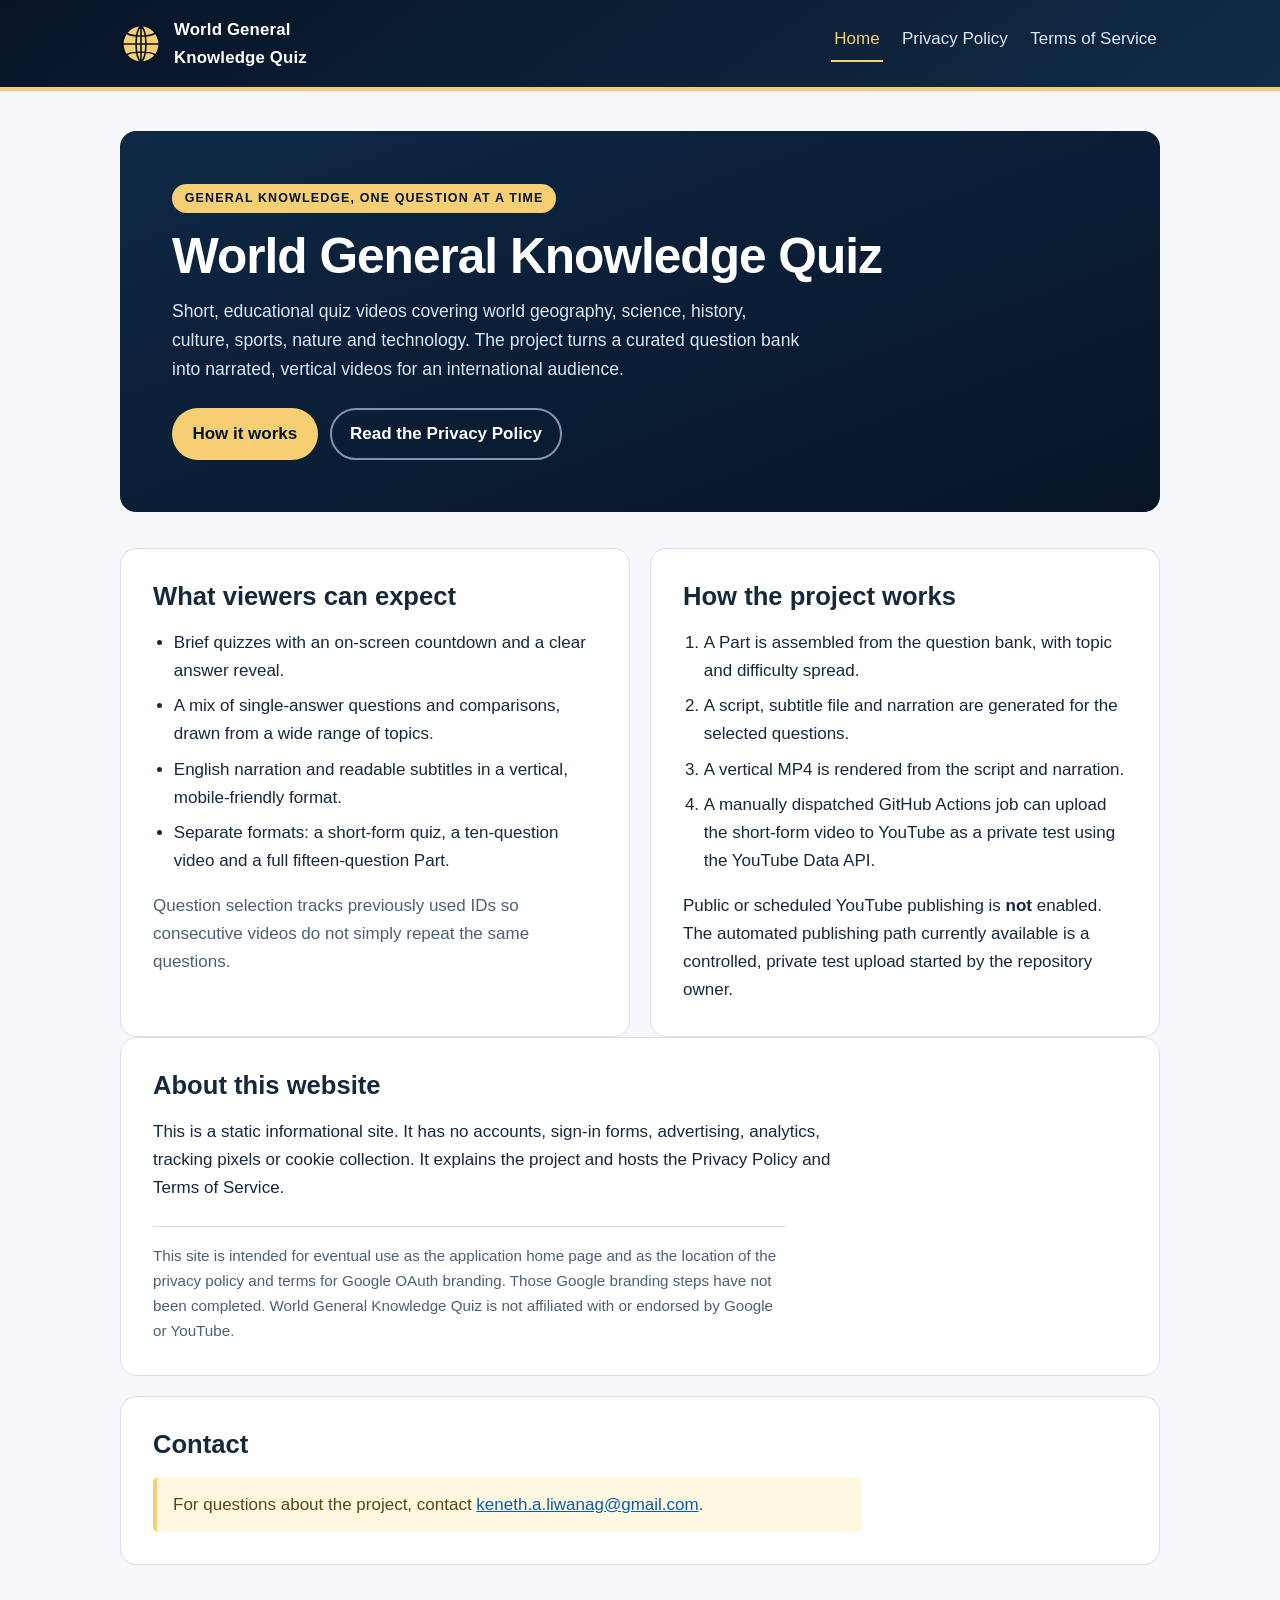
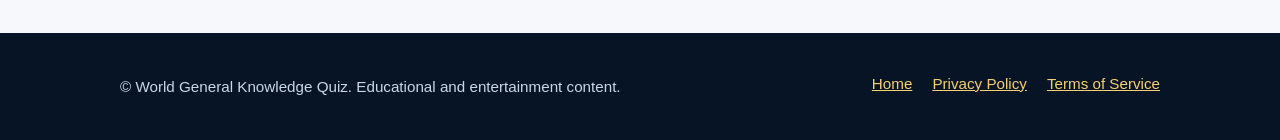
<file: website/index.html>
<!doctype html>
<html lang="en">
<head>
  <meta charset="utf-8">
  <meta name="viewport" content="width=device-width, initial-scale=1">
  <title>World General Knowledge Quiz — Home</title>
  <meta name="description" content="World General Knowledge Quiz creates short educational quiz videos about world geography, science, history, culture and more. Learn about the project and its publishing process.">
  <link rel="icon" href="assets/globe.svg" type="image/svg+xml">
  <link rel="stylesheet" href="assets/styles.css">
</head>
<body>
  <a class="skip-link" href="#main">Skip to main content</a>

  <header class="site-header">
    <div class="wrap header-inner">
      <a class="brand" href="index.html">
        <img src="assets/globe.svg" alt="" width="42" height="42">
        <span>World General Knowledge Quiz</span>
      </a>
      <nav class="site-nav" aria-label="Main navigation">
        <ul>
          <li><a href="index.html" aria-current="page">Home</a></li>
          <li><a href="privacy.html">Privacy Policy</a></li>
          <li><a href="terms.html">Terms of Service</a></li>
        </ul>
      </nav>
    </div>
  </header>

  <main id="main" class="wrap">
    <section class="hero">
      <span class="eyebrow">General knowledge, one question at a time</span>
      <h1>World General Knowledge Quiz</h1>
      <p>Short, educational quiz videos covering world geography, science, history, culture, sports, nature and technology. The project turns a curated question bank into narrated, vertical videos for an international audience.</p>
      <div class="actions">
        <a class="btn btn-primary" href="#how-it-works">How it works</a>
        <a class="btn btn-secondary" href="privacy.html">Read the Privacy Policy</a>
      </div>
    </section>

    <div class="grid">
      <section class="card">
        <h2>What viewers can expect</h2>
        <ul>
          <li>Brief quizzes with an on-screen countdown and a clear answer reveal.</li>
          <li>A mix of single-answer questions and comparisons, drawn from a wide range of topics.</li>
          <li>English narration and readable subtitles in a vertical, mobile-friendly format.</li>
          <li>Separate formats: a short-form quiz, a ten-question video and a full fifteen-question Part.</li>
        </ul>
        <p class="muted">Question selection tracks previously used IDs so consecutive videos do not simply repeat the same questions.</p>
      </section>

      <section class="card" id="how-it-works">
        <h2>How the project works</h2>
        <ol>
          <li>A Part is assembled from the question bank, with topic and difficulty spread.</li>
          <li>A script, subtitle file and narration are generated for the selected questions.</li>
          <li>A vertical MP4 is rendered from the script and narration.</li>
          <li>A manually dispatched GitHub Actions job can upload the short-form video to YouTube as a private test using the YouTube Data API.</li>
        </ol>
        <p>Public or scheduled YouTube publishing is <strong>not</strong> enabled. The automated publishing path currently available is a controlled, private test upload started by the repository owner.</p>
      </section>
    </div>

    <section class="card">
      <h2>About this website</h2>
      <p>This is a static informational site. It has no accounts, sign-in forms, advertising, analytics, tracking pixels or cookie collection. It explains the project and hosts the Privacy Policy and Terms of Service.</p>
      <p class="note">This site is intended for eventual use as the application home page and as the location of the privacy policy and terms for Google OAuth branding. Those Google branding steps have not been completed. World General Knowledge Quiz is not affiliated with or endorsed by Google or YouTube.</p>
    </section>

    <section class="card">
      <h2>Contact</h2>
      <p class="placeholder">For questions about the project, contact <a href="mailto:keneth.a.liwanag@gmail.com">keneth.a.liwanag@gmail.com</a>.</p>
    </section>
  </main>

  <footer class="site-footer">
    <div class="wrap footer-inner">
      <p>&copy; World General Knowledge Quiz. Educational and entertainment content.</p>
      <ul>
        <li><a href="index.html">Home</a></li>
        <li><a href="privacy.html">Privacy Policy</a></li>
        <li><a href="terms.html">Terms of Service</a></li>
      </ul>
    </div>
  </footer>
</body>
</html>
</file>
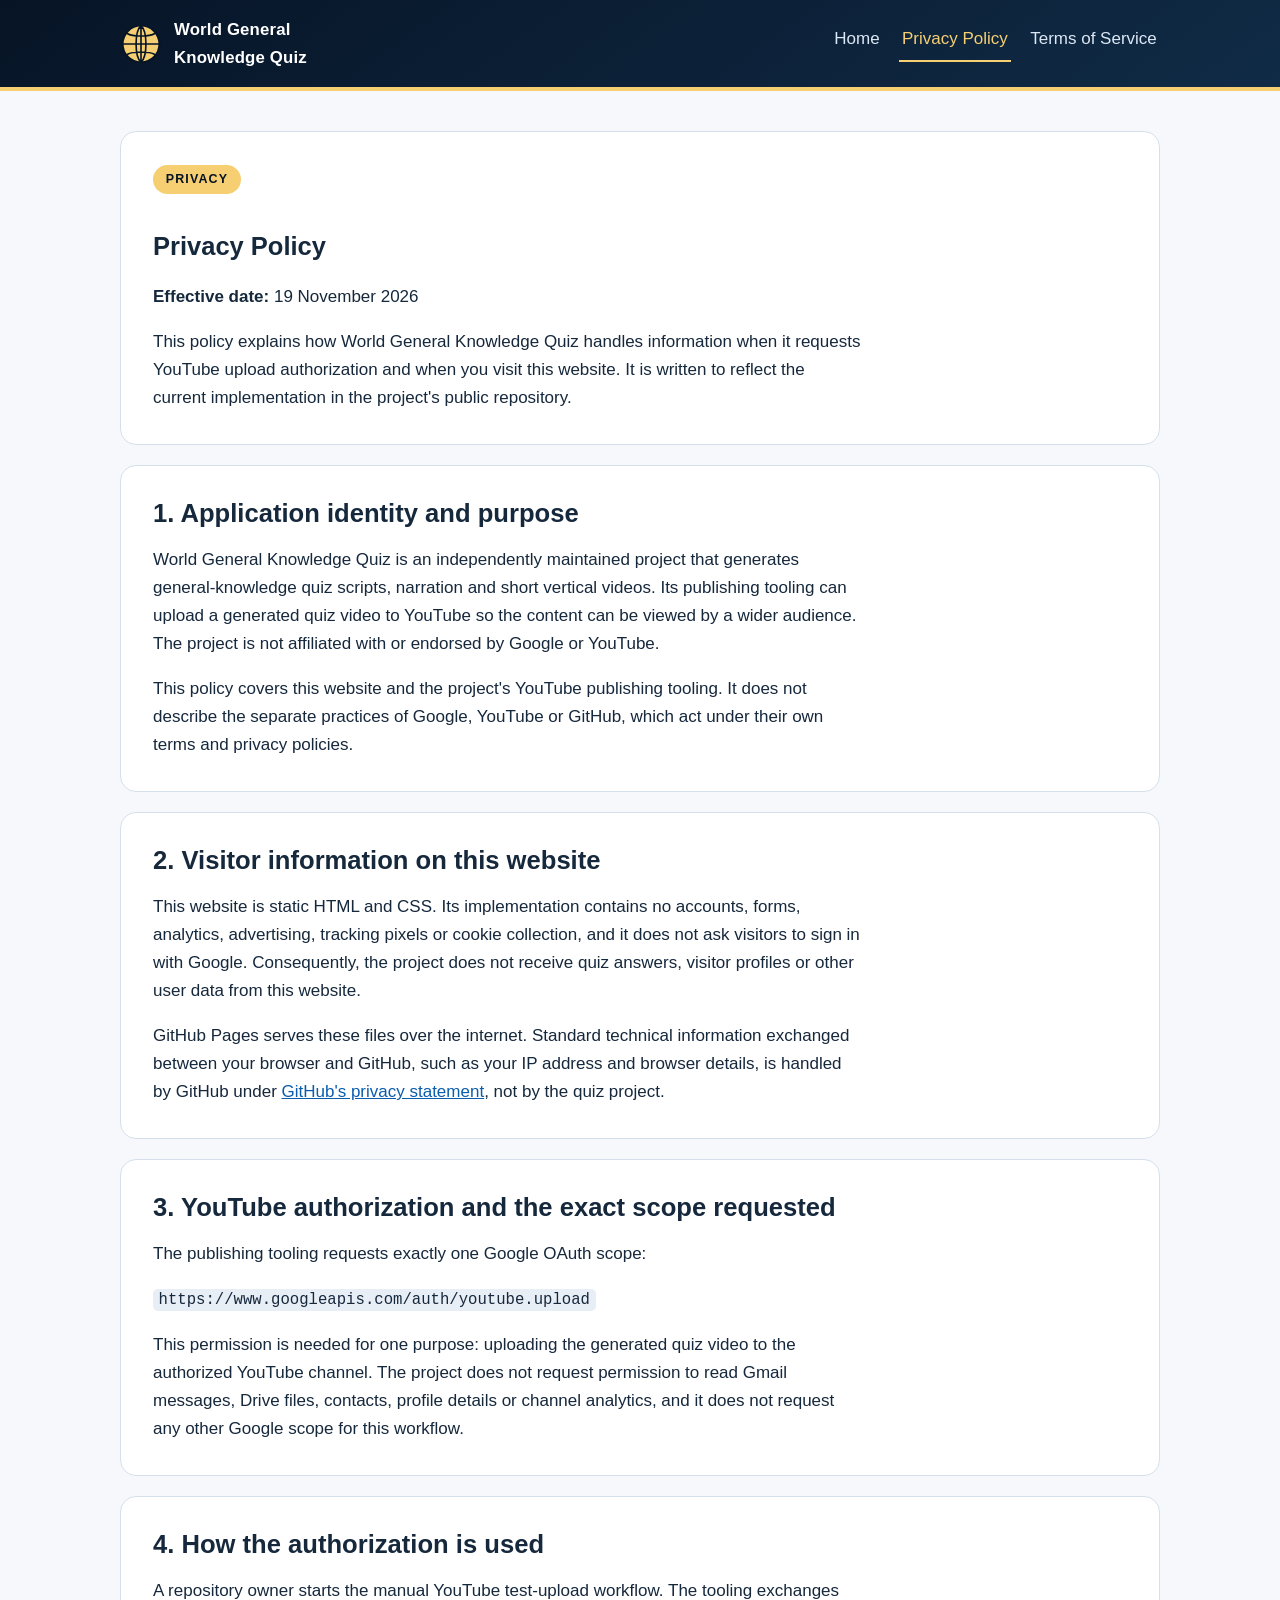
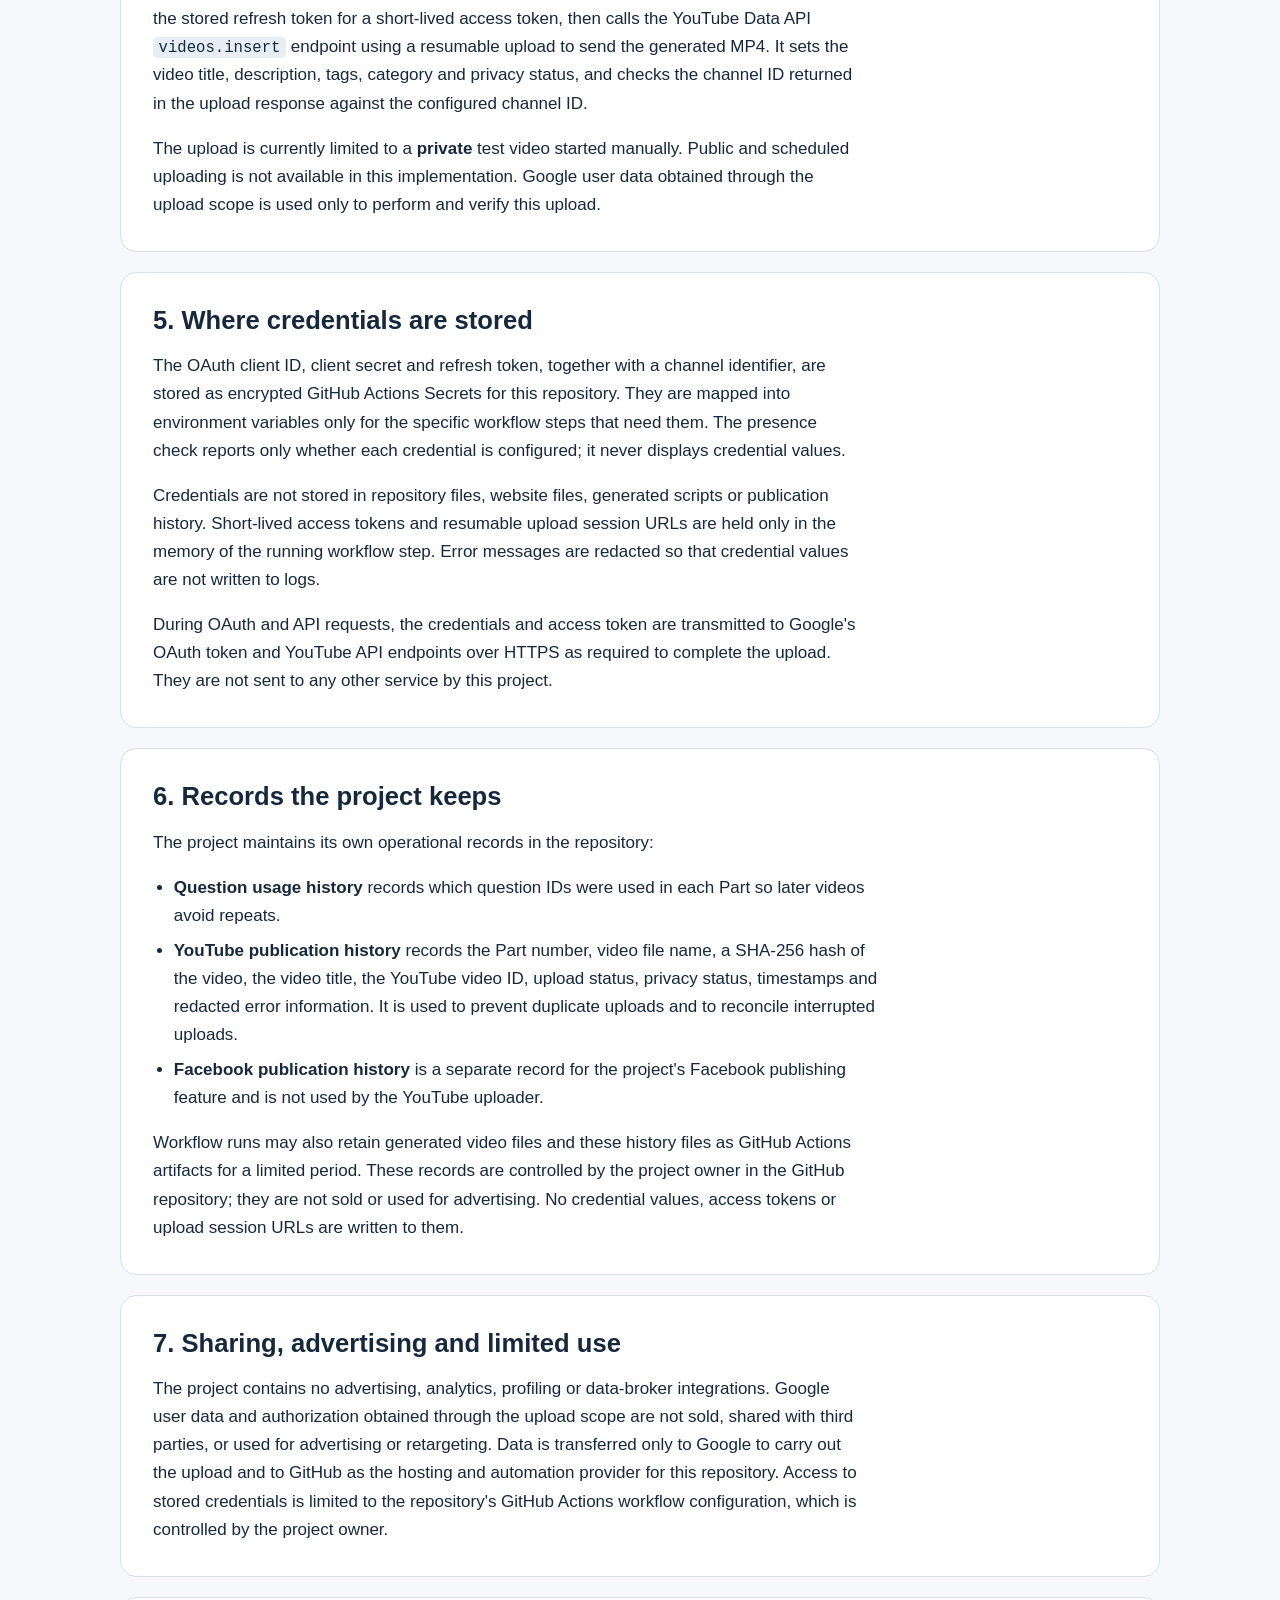
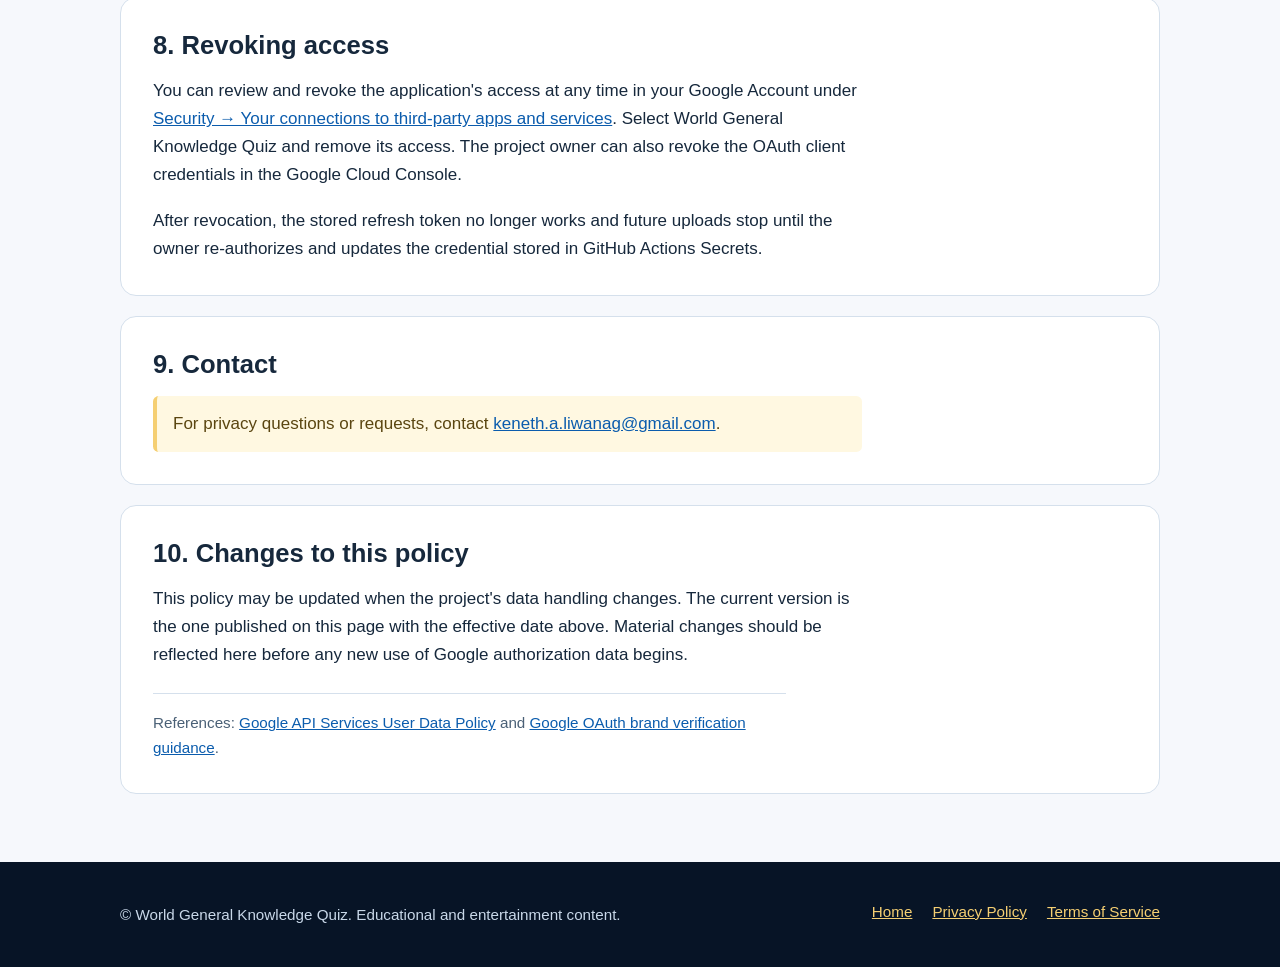
<file: website/privacy.html>
<!doctype html>
<html lang="en">
<head>
  <meta charset="utf-8">
  <meta name="viewport" content="width=device-width, initial-scale=1">
  <title>Privacy Policy — World General Knowledge Quiz</title>
  <meta name="description" content="How World General Knowledge Quiz handles YouTube authorization, upload credentials, publication records and visitor information.">
  <link rel="icon" href="assets/globe.svg" type="image/svg+xml">
  <link rel="stylesheet" href="assets/styles.css">
</head>
<body>
  <a class="skip-link" href="#main">Skip to main content</a>

  <header class="site-header">
    <div class="wrap header-inner">
      <a class="brand" href="index.html">
        <img src="assets/globe.svg" alt="" width="42" height="42">
        <span>World General Knowledge Quiz</span>
      </a>
      <nav class="site-nav" aria-label="Main navigation">
        <ul>
          <li><a href="index.html">Home</a></li>
          <li><a href="privacy.html" aria-current="page">Privacy Policy</a></li>
          <li><a href="terms.html">Terms of Service</a></li>
        </ul>
      </nav>
    </div>
  </header>

  <main id="main" class="wrap">
    <section class="card">
      <span class="eyebrow">Privacy</span>
      <h1>Privacy Policy</h1>
      <p><strong>Effective date:</strong> 19 November 2026</p>
      <p>This policy explains how World General Knowledge Quiz handles information when it requests YouTube upload authorization and when you visit this website. It is written to reflect the current implementation in the project's public repository.</p>
    </section>

    <section class="card">
      <h2>1. Application identity and purpose</h2>
      <p>World General Knowledge Quiz is an independently maintained project that generates general-knowledge quiz scripts, narration and short vertical videos. Its publishing tooling can upload a generated quiz video to YouTube so the content can be viewed by a wider audience. The project is not affiliated with or endorsed by Google or YouTube.</p>
      <p>This policy covers this website and the project's YouTube publishing tooling. It does not describe the separate practices of Google, YouTube or GitHub, which act under their own terms and privacy policies.</p>
    </section>

    <section class="card">
      <h2>2. Visitor information on this website</h2>
      <p>This website is static HTML and CSS. Its implementation contains no accounts, forms, analytics, advertising, tracking pixels or cookie collection, and it does not ask visitors to sign in with Google. Consequently, the project does not receive quiz answers, visitor profiles or other user data from this website.</p>
      <p>GitHub Pages serves these files over the internet. Standard technical information exchanged between your browser and GitHub, such as your IP address and browser details, is handled by GitHub under <a href="https://docs.github.com/en/site-policy/privacy-policies/github-general-privacy-statement">GitHub's privacy statement</a>, not by the quiz project.</p>
    </section>

    <section class="card">
      <h2>3. YouTube authorization and the exact scope requested</h2>
      <p>The publishing tooling requests exactly one Google OAuth scope:</p>
      <p><code>https://www.googleapis.com/auth/youtube.upload</code></p>
      <p>This permission is needed for one purpose: uploading the generated quiz video to the authorized YouTube channel. The project does not request permission to read Gmail messages, Drive files, contacts, profile details or channel analytics, and it does not request any other Google scope for this workflow.</p>
    </section>

    <section class="card">
      <h2>4. How the authorization is used</h2>
      <p>A repository owner starts the manual YouTube test-upload workflow. The tooling exchanges the stored refresh token for a short-lived access token, then calls the YouTube Data API <code>videos.insert</code> endpoint using a resumable upload to send the generated MP4. It sets the video title, description, tags, category and privacy status, and checks the channel ID returned in the upload response against the configured channel ID.</p>
      <p>The upload is currently limited to a <strong>private</strong> test video started manually. Public and scheduled uploading is not available in this implementation. Google user data obtained through the upload scope is used only to perform and verify this upload.</p>
    </section>

    <section class="card">
      <h2>5. Where credentials are stored</h2>
      <p>The OAuth client ID, client secret and refresh token, together with a channel identifier, are stored as encrypted GitHub Actions Secrets for this repository. They are mapped into environment variables only for the specific workflow steps that need them. The presence check reports only whether each credential is configured; it never displays credential values.</p>
      <p>Credentials are not stored in repository files, website files, generated scripts or publication history. Short-lived access tokens and resumable upload session URLs are held only in the memory of the running workflow step. Error messages are redacted so that credential values are not written to logs.</p>
      <p>During OAuth and API requests, the credentials and access token are transmitted to Google's OAuth token and YouTube API endpoints over HTTPS as required to complete the upload. They are not sent to any other service by this project.</p>
    </section>

    <section class="card">
      <h2>6. Records the project keeps</h2>
      <p>The project maintains its own operational records in the repository:</p>
      <ul>
        <li><strong>Question usage history</strong> records which question IDs were used in each Part so later videos avoid repeats.</li>
        <li><strong>YouTube publication history</strong> records the Part number, video file name, a SHA-256 hash of the video, the video title, the YouTube video ID, upload status, privacy status, timestamps and redacted error information. It is used to prevent duplicate uploads and to reconcile interrupted uploads.</li>
        <li><strong>Facebook publication history</strong> is a separate record for the project's Facebook publishing feature and is not used by the YouTube uploader.</li>
      </ul>
      <p>Workflow runs may also retain generated video files and these history files as GitHub Actions artifacts for a limited period. These records are controlled by the project owner in the GitHub repository; they are not sold or used for advertising. No credential values, access tokens or upload session URLs are written to them.</p>
    </section>

    <section class="card">
      <h2>7. Sharing, advertising and limited use</h2>
      <p>The project contains no advertising, analytics, profiling or data-broker integrations. Google user data and authorization obtained through the upload scope are not sold, shared with third parties, or used for advertising or retargeting. Data is transferred only to Google to carry out the upload and to GitHub as the hosting and automation provider for this repository. Access to stored credentials is limited to the repository's GitHub Actions workflow configuration, which is controlled by the project owner.</p>
    </section>

    <section class="card">
      <h2>8. Revoking access</h2>
      <p>You can review and revoke the application's access at any time in your Google Account under <a href="https://myaccount.google.com/permissions">Security &rarr; Your connections to third-party apps and services</a>. Select World General Knowledge Quiz and remove its access. The project owner can also revoke the OAuth client credentials in the Google Cloud Console.</p>
      <p>After revocation, the stored refresh token no longer works and future uploads stop until the owner re-authorizes and updates the credential stored in GitHub Actions Secrets.</p>
    </section>

    <section class="card">
      <h2>9. Contact</h2>
      <p class="placeholder">For privacy questions or requests, contact <a href="mailto:keneth.a.liwanag@gmail.com">keneth.a.liwanag@gmail.com</a>.</p>
    </section>

    <section class="card">
      <h2>10. Changes to this policy</h2>
      <p>This policy may be updated when the project's data handling changes. The current version is the one published on this page with the effective date above. Material changes should be reflected here before any new use of Google authorization data begins.</p>
      <p class="note">References: <a href="https://developers.google.com/terms/api-services-user-data-policy">Google API Services User Data Policy</a> and <a href="https://developers.google.com/identity/verification/authentication-verification">Google OAuth brand verification guidance</a>.</p>
    </section>
  </main>

  <footer class="site-footer">
    <div class="wrap footer-inner">
      <p>&copy; World General Knowledge Quiz. Educational and entertainment content.</p>
      <ul>
        <li><a href="index.html">Home</a></li>
        <li><a href="privacy.html">Privacy Policy</a></li>
        <li><a href="terms.html">Terms of Service</a></li>
      </ul>
    </div>
  </footer>
</body>
</html>
</file>
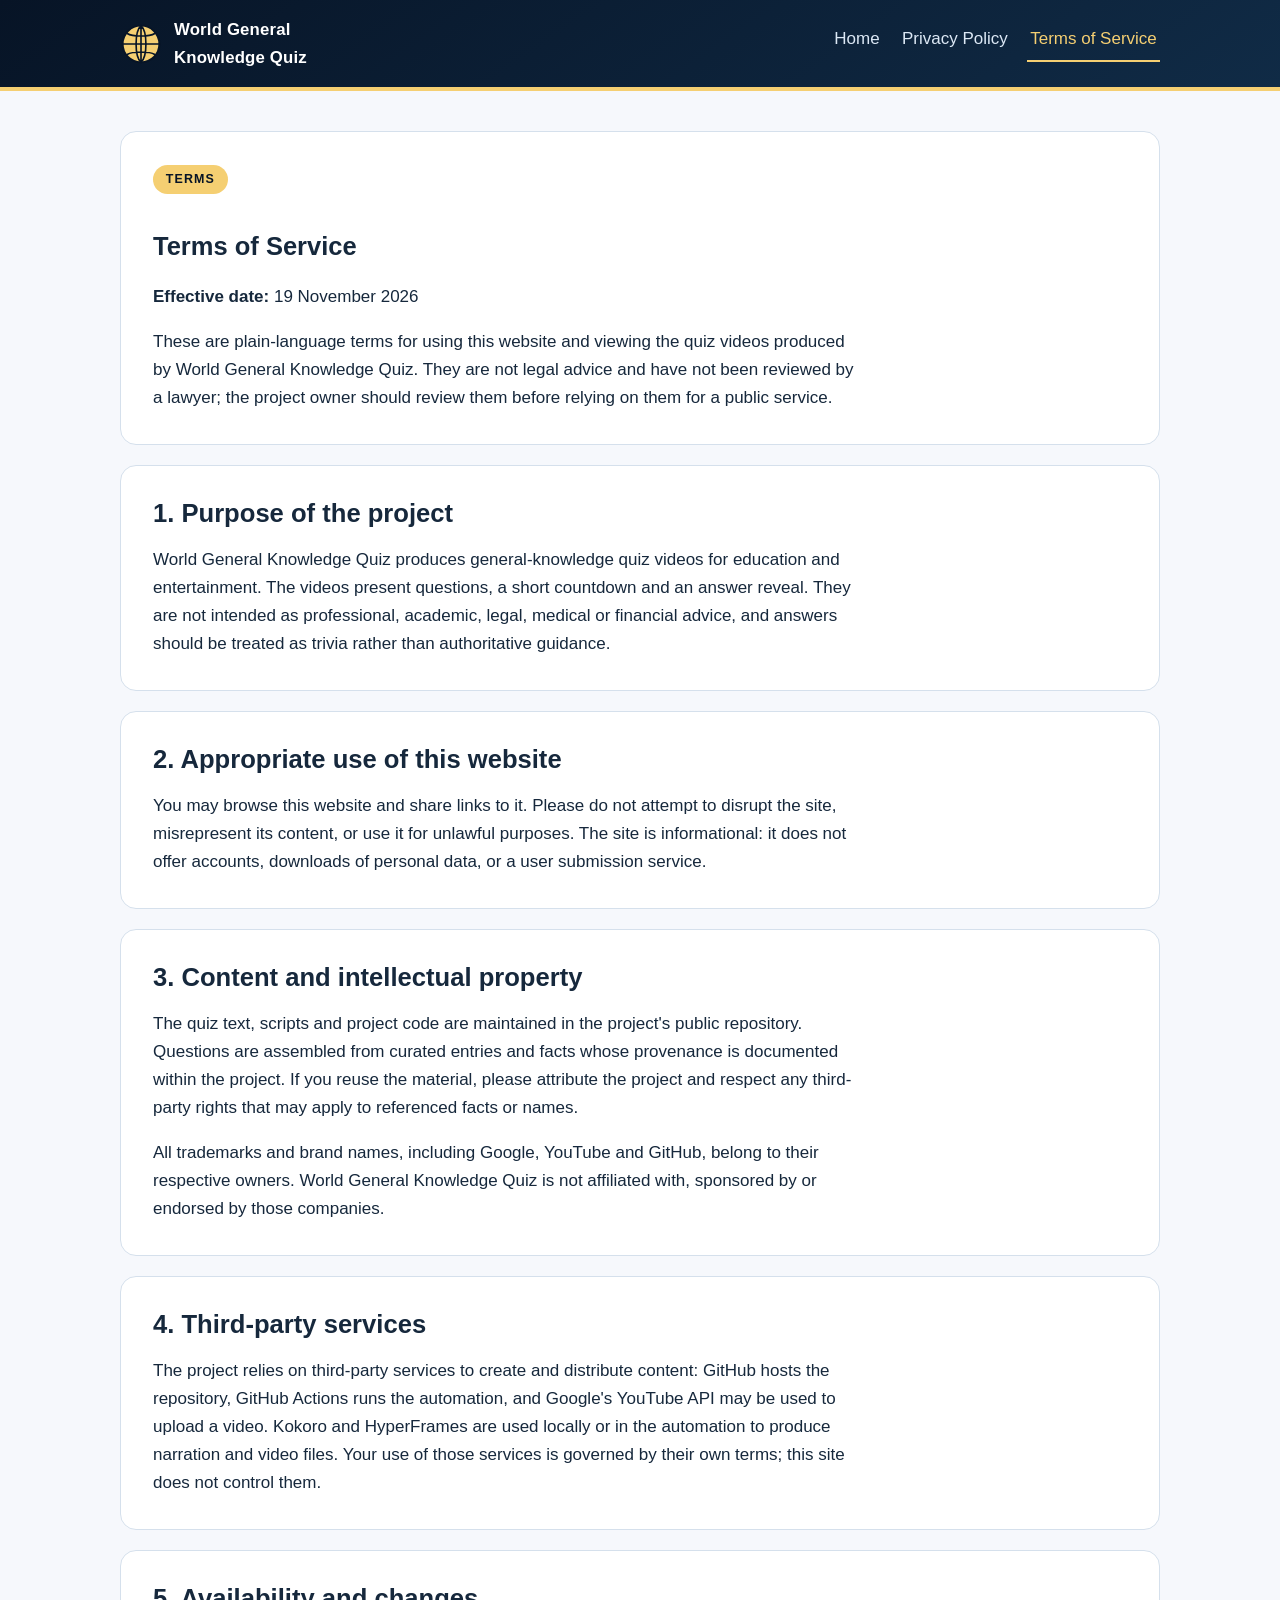
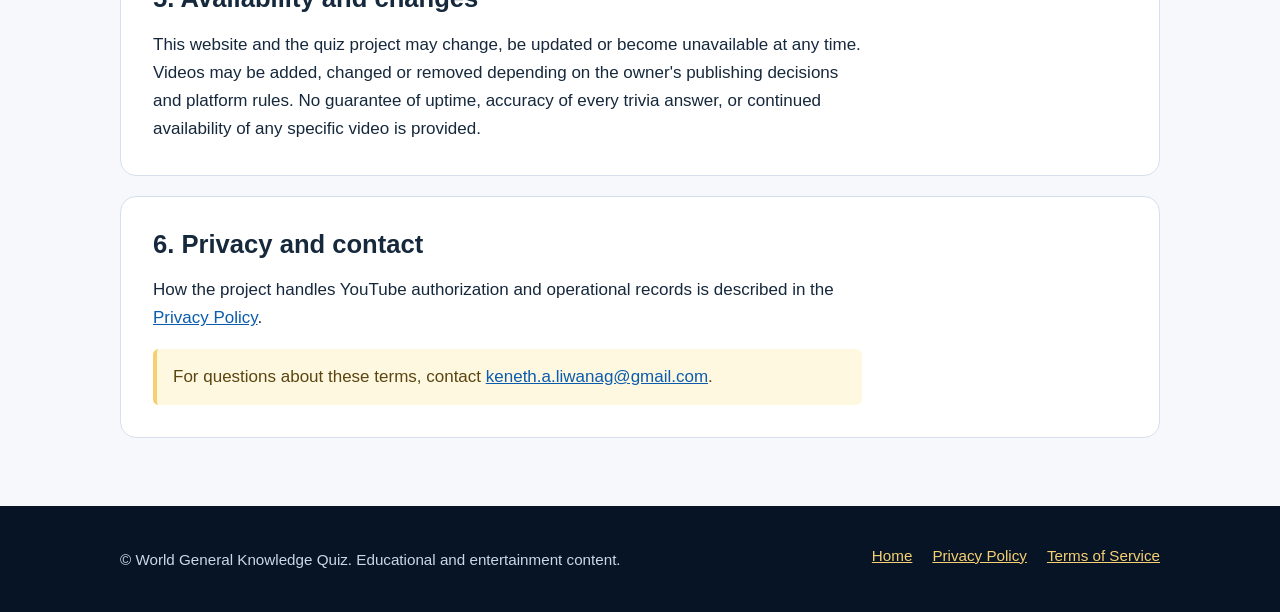
<file: website/terms.html>
<!doctype html>
<html lang="en">
<head>
  <meta charset="utf-8">
  <meta name="viewport" content="width=device-width, initial-scale=1">
  <title>Terms of Service — World General Knowledge Quiz</title>
  <meta name="description" content="Plain-language terms for the World General Knowledge Quiz website and its educational quiz videos.">
  <link rel="icon" href="assets/globe.svg" type="image/svg+xml">
  <link rel="stylesheet" href="assets/styles.css">
</head>
<body>
  <a class="skip-link" href="#main">Skip to main content</a>

  <header class="site-header">
    <div class="wrap header-inner">
      <a class="brand" href="index.html">
        <img src="assets/globe.svg" alt="" width="42" height="42">
        <span>World General Knowledge Quiz</span>
      </a>
      <nav class="site-nav" aria-label="Main navigation">
        <ul>
          <li><a href="index.html">Home</a></li>
          <li><a href="privacy.html">Privacy Policy</a></li>
          <li><a href="terms.html" aria-current="page">Terms of Service</a></li>
        </ul>
      </nav>
    </div>
  </header>

  <main id="main" class="wrap">
    <section class="card">
      <span class="eyebrow">Terms</span>
      <h1>Terms of Service</h1>
      <p><strong>Effective date:</strong> 19 November 2026</p>
      <p>These are plain-language terms for using this website and viewing the quiz videos produced by World General Knowledge Quiz. They are not legal advice and have not been reviewed by a lawyer; the project owner should review them before relying on them for a public service.</p>
    </section>

    <section class="card">
      <h2>1. Purpose of the project</h2>
      <p>World General Knowledge Quiz produces general-knowledge quiz videos for education and entertainment. The videos present questions, a short countdown and an answer reveal. They are not intended as professional, academic, legal, medical or financial advice, and answers should be treated as trivia rather than authoritative guidance.</p>
    </section>

    <section class="card">
      <h2>2. Appropriate use of this website</h2>
      <p>You may browse this website and share links to it. Please do not attempt to disrupt the site, misrepresent its content, or use it for unlawful purposes. The site is informational: it does not offer accounts, downloads of personal data, or a user submission service.</p>
    </section>

    <section class="card">
      <h2>3. Content and intellectual property</h2>
      <p>The quiz text, scripts and project code are maintained in the project's public repository. Questions are assembled from curated entries and facts whose provenance is documented within the project. If you reuse the material, please attribute the project and respect any third-party rights that may apply to referenced facts or names.</p>
      <p>All trademarks and brand names, including Google, YouTube and GitHub, belong to their respective owners. World General Knowledge Quiz is not affiliated with, sponsored by or endorsed by those companies.</p>
    </section>

    <section class="card">
      <h2>4. Third-party services</h2>
      <p>The project relies on third-party services to create and distribute content: GitHub hosts the repository, GitHub Actions runs the automation, and Google's YouTube API may be used to upload a video. Kokoro and HyperFrames are used locally or in the automation to produce narration and video files. Your use of those services is governed by their own terms; this site does not control them.</p>
    </section>

    <section class="card">
      <h2>5. Availability and changes</h2>
      <p>This website and the quiz project may change, be updated or become unavailable at any time. Videos may be added, changed or removed depending on the owner's publishing decisions and platform rules. No guarantee of uptime, accuracy of every trivia answer, or continued availability of any specific video is provided.</p>
    </section>

    <section class="card">
      <h2>6. Privacy and contact</h2>
      <p>How the project handles YouTube authorization and operational records is described in the <a href="privacy.html">Privacy Policy</a>.</p>
      <p class="placeholder">For questions about these terms, contact <a href="mailto:keneth.a.liwanag@gmail.com">keneth.a.liwanag@gmail.com</a>.</p>
    </section>
  </main>

  <footer class="site-footer">
    <div class="wrap footer-inner">
      <p>&copy; World General Knowledge Quiz. Educational and entertainment content.</p>
      <ul>
        <li><a href="index.html">Home</a></li>
        <li><a href="privacy.html">Privacy Policy</a></li>
        <li><a href="terms.html">Terms of Service</a></li>
      </ul>
    </div>
  </footer>
</body>
</html>
</file>
<file: website/assets/styles.css>
:root {
  --navy: #071426;
  --navy-2: #102b46;
  --gold: #f5cf72;
  --ink: #16283c;
  --muted: #4a6076;
  --paper: #f6f8fc;
  --line: #d5e0ec;
  --link: #0b5cad;
  --green: #77e0a3;
  --radius: 16px;
}

* { box-sizing: border-box; }

html { scroll-behavior: smooth; }

body {
  margin: 0;
  background: var(--paper);
  color: var(--ink);
  font: 17px/1.65 -apple-system, BlinkMacSystemFont, "Segoe UI", Roboto, Helvetica, Arial, sans-serif;
  -webkit-font-smoothing: antialiased;
}

.wrap { width: min(1040px, calc(100% - 2rem)); margin-inline: auto; }

.skip-link {
  position: absolute;
  left: -9999px;
  top: 0;
  background: var(--gold);
  color: var(--navy);
  padding: .6rem 1rem;
  z-index: 10;
}
.skip-link:focus { left: .5rem; top: .5rem; }

a { color: var(--link); }
a:hover { text-decoration-thickness: 2px; }
a:focus-visible, button:focus-visible {
  outline: 3px solid var(--gold);
  outline-offset: 3px;
}

.site-header {
  background: linear-gradient(145deg, var(--navy) 0%, var(--navy-2) 100%);
  color: #fff;
  border-bottom: 4px solid var(--gold);
}
.header-inner {
  display: flex;
  flex-wrap: wrap;
  gap: 1rem;
  align-items: center;
  justify-content: space-between;
  padding-block: 1rem;
}
.brand {
  display: inline-flex;
  align-items: center;
  gap: .75rem;
  color: #fff;
  font-weight: 800;
  font-size: 1.05rem;
  text-decoration: none;
  letter-spacing: .01em;
}
.brand img { width: 42px; height: 42px; flex: none; }
.brand span { max-width: 18ch; }

.site-nav ul {
  display: flex;
  flex-wrap: wrap;
  gap: .35rem 1rem;
  list-style: none;
  margin: 0;
  padding: 0;
}
.site-nav a {
  display: block;
  color: #dce8f5;
  text-decoration: none;
  padding: .4rem .2rem;
  border-bottom: 2px solid transparent;
}
.site-nav a:hover, .site-nav a[aria-current="page"] {
  color: var(--gold);
  border-bottom-color: var(--gold);
}

main { padding-block: 2.5rem 3rem; }

.hero {
  background: linear-gradient(160deg, #0e2845 0%, var(--navy) 100%);
  color: #fff;
  border-radius: var(--radius);
  padding: clamp(1.75rem, 5vw, 3.25rem);
  margin-bottom: 2.25rem;
}
.hero h1 {
  margin: 0 0 .75rem;
  font-size: clamp(2rem, 5.5vw, 3.1rem);
  line-height: 1.12;
  letter-spacing: -.02em;
}
.hero p { margin: 0 0 1.5rem; max-width: 65ch; color: #d9e6f5; font-size: 1.1rem; }
.eyebrow {
  display: inline-block;
  color: var(--navy);
  background: var(--gold);
  border-radius: 999px;
  padding: .25rem .8rem;
  font-size: .78rem;
  font-weight: 800;
  letter-spacing: .09em;
  text-transform: uppercase;
  margin-bottom: 1rem;
}
.actions { display: flex; flex-wrap: wrap; gap: .75rem; }
.btn {
  display: inline-block;
  border-radius: 999px;
  padding: .65rem 1.15rem;
  font-weight: 700;
  text-decoration: none;
  border: 2px solid transparent;
}
.btn-primary { background: var(--gold); color: var(--navy); }
.btn-secondary { color: #fff; border-color: #7d96b0; }

h1, h2, h3 { line-height: 1.2; }
h2 { font-size: 1.6rem; margin: 0 0 .75rem; }
h3 { font-size: 1.15rem; margin: 1.5rem 0 .35rem; }
p, li { max-width: 75ch; }
.card {
  background: #fff;
  border: 1px solid var(--line);
  border-radius: var(--radius);
  padding: clamp(1.25rem, 4vw, 2rem);
  margin-bottom: 1.25rem;
}
.grid { display: grid; gap: 1.25rem; grid-template-columns: repeat(auto-fit, minmax(250px, 1fr)); }
.grid .card { margin-bottom: 0; }
.card p:last-child { margin-bottom: 0; }
.muted { color: var(--muted); }
.placeholder {
  background: #fff8e1;
  border-left: 4px solid var(--gold);
  border-radius: .35rem;
  padding: .85rem 1rem;
  color: #5a4510;
}
code { background: #e8eef6; padding: .1rem .35rem; border-radius: .3rem; font-size: .92em; }
.note {
  font-size: .95rem;
  color: var(--muted);
  border-top: 1px solid var(--line);
  padding-top: 1rem;
  margin-top: 1.5rem;
}
ul, ol { padding-left: 1.3rem; }
li { margin-bottom: .45rem; }

.site-footer {
  background: var(--navy);
  color: #c9d8e9;
  padding-block: 1.6rem;
  font-size: .95rem;
}
.footer-inner {
  display: flex;
  flex-wrap: wrap;
  gap: .75rem 1.5rem;
  align-items: center;
  justify-content: space-between;
}
.site-footer a { color: var(--gold); }
.site-footer ul { display: flex; flex-wrap: wrap; gap: .5rem 1.25rem; list-style: none; margin: 0; padding: 0; }

@media (max-width: 640px) {
  .brand span { max-width: none; font-size: .98rem; }
  .site-nav a { padding-block: .55rem; }
  .hero { padding: 1.5rem 1.25rem; }
  main { padding-top: 1.5rem; }
}
</file>
